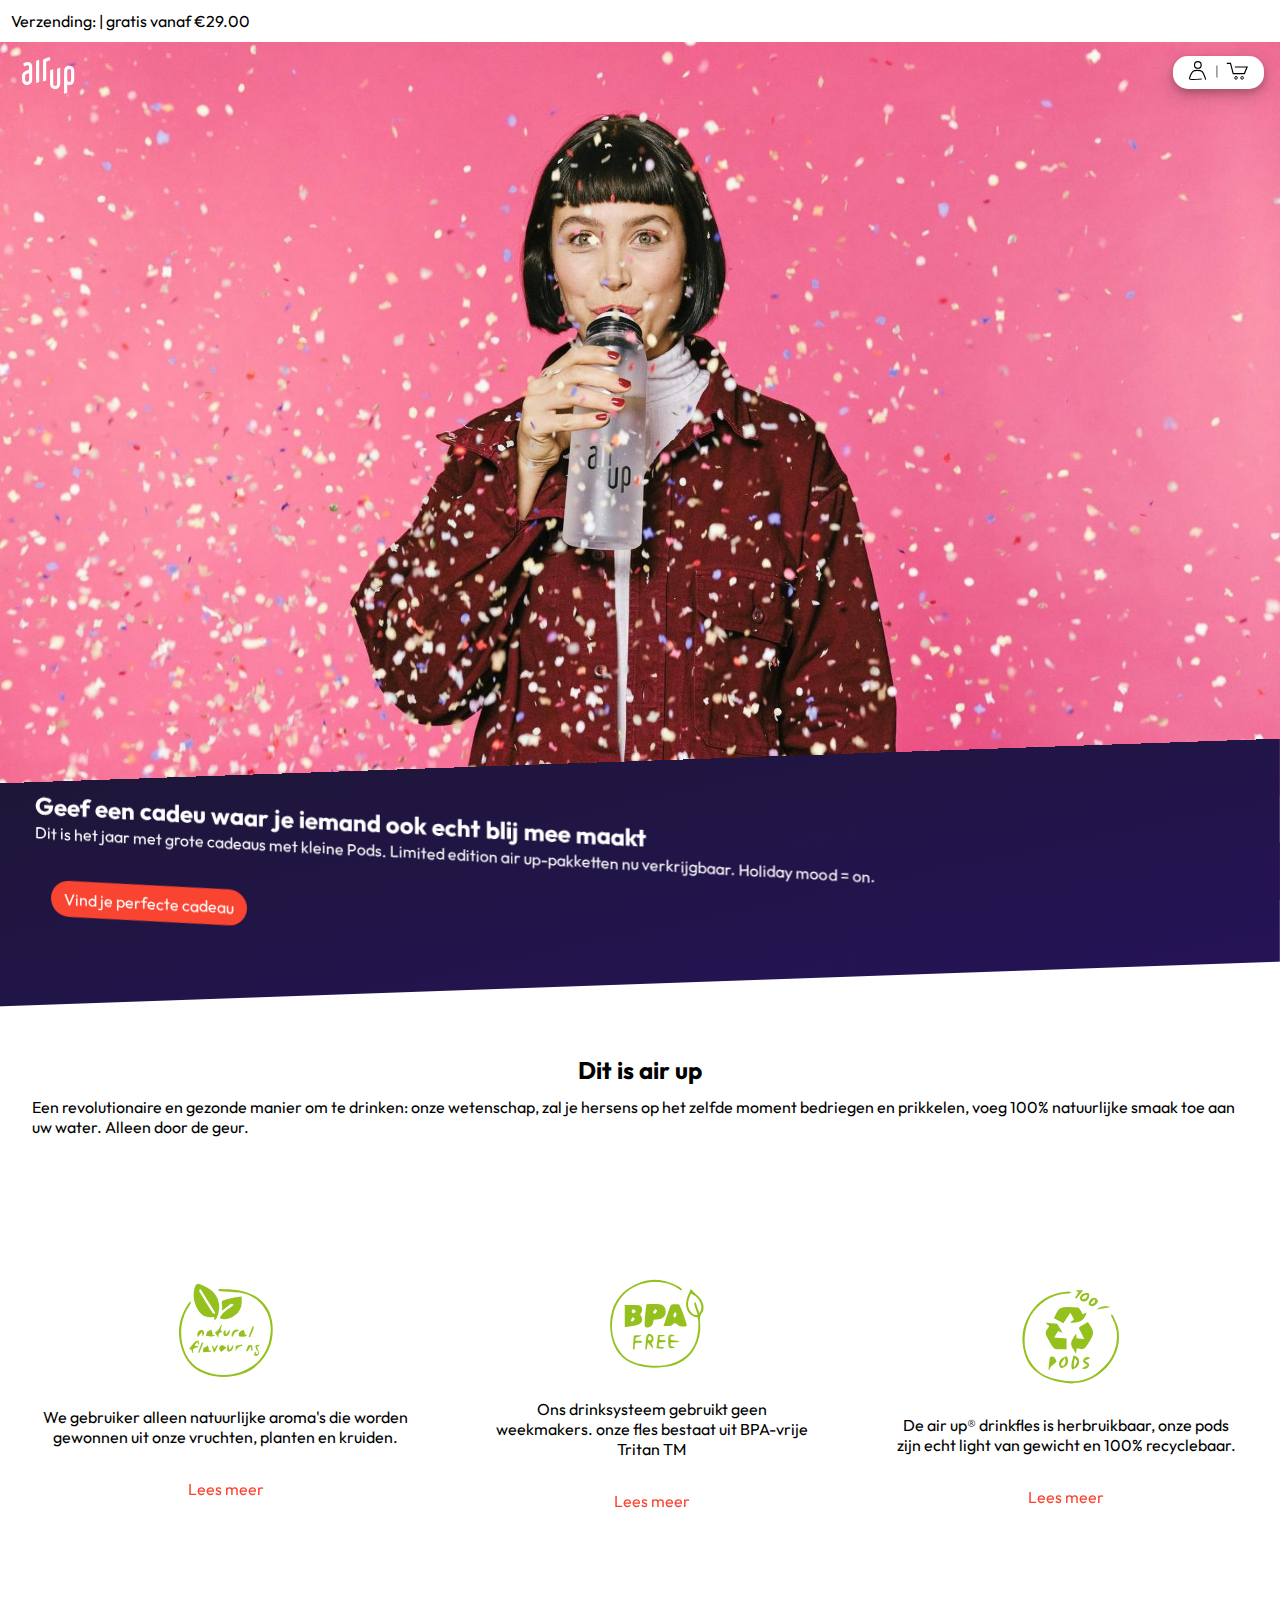
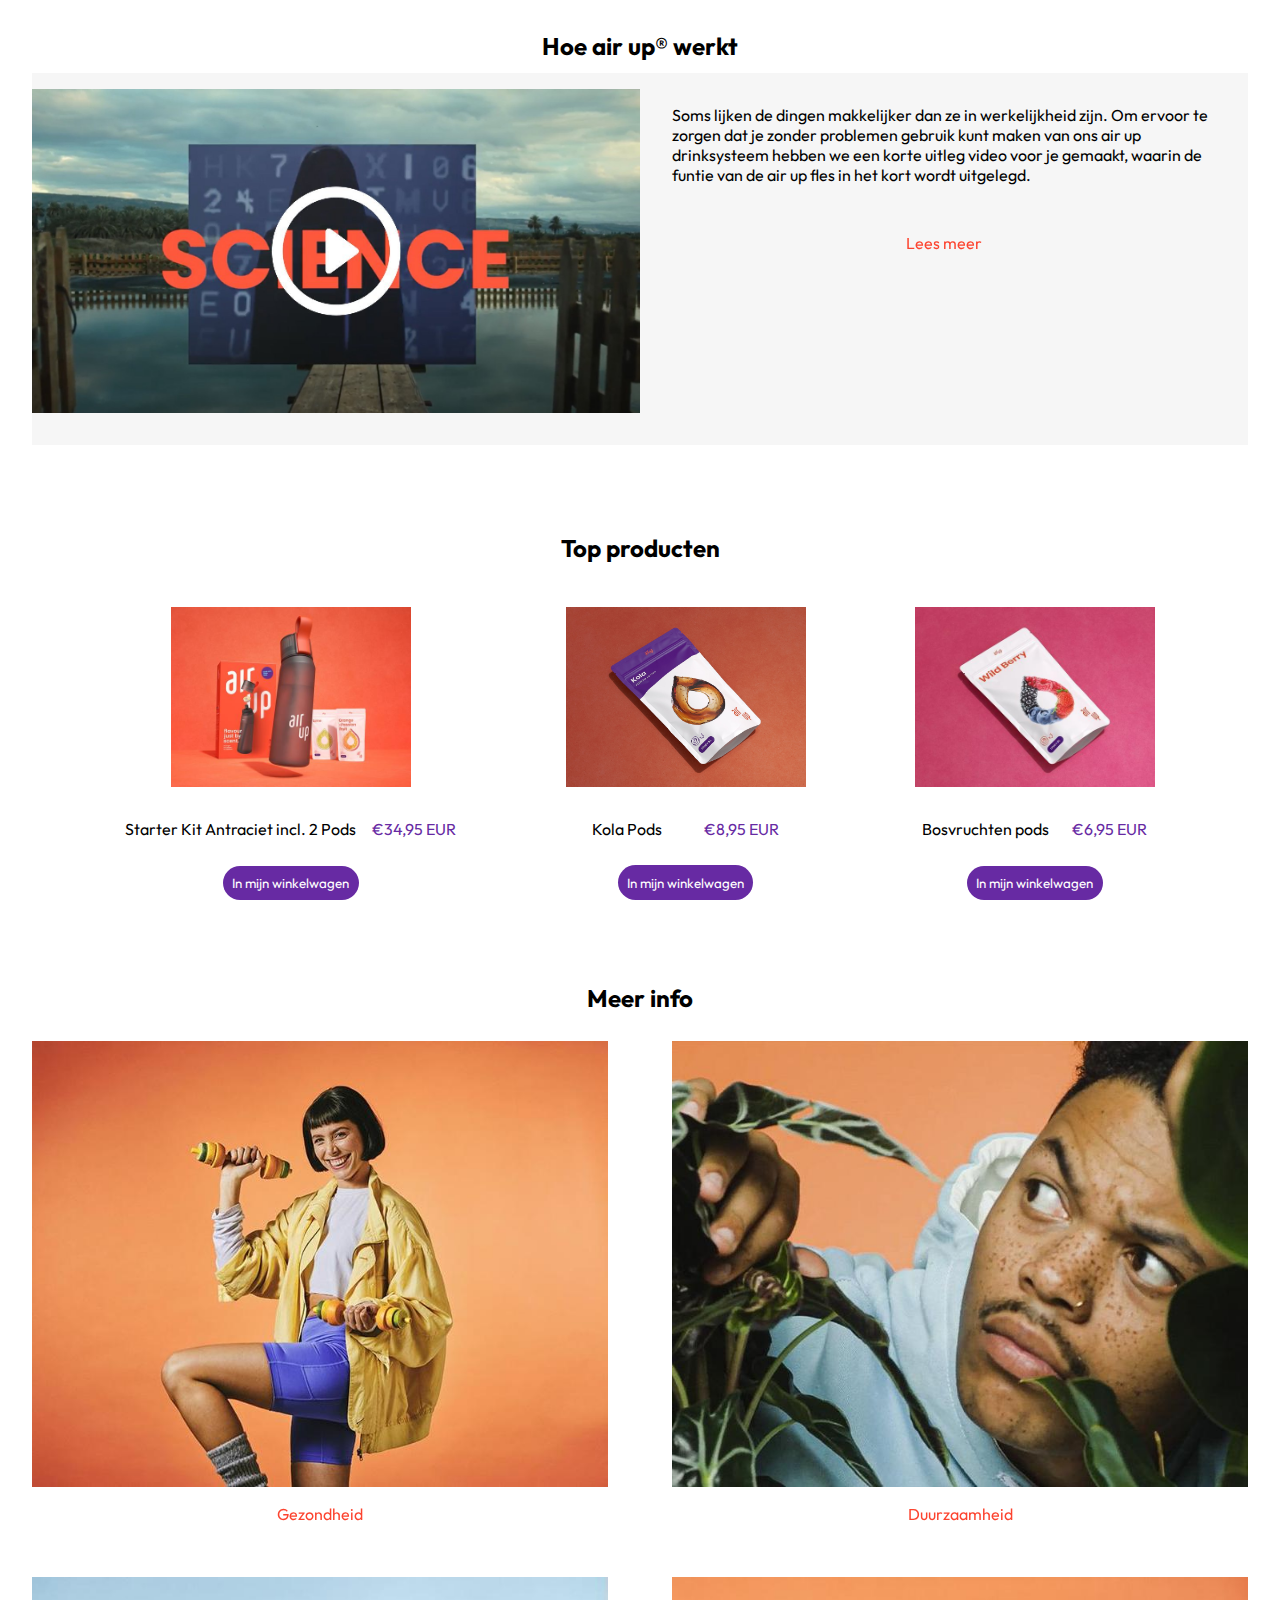
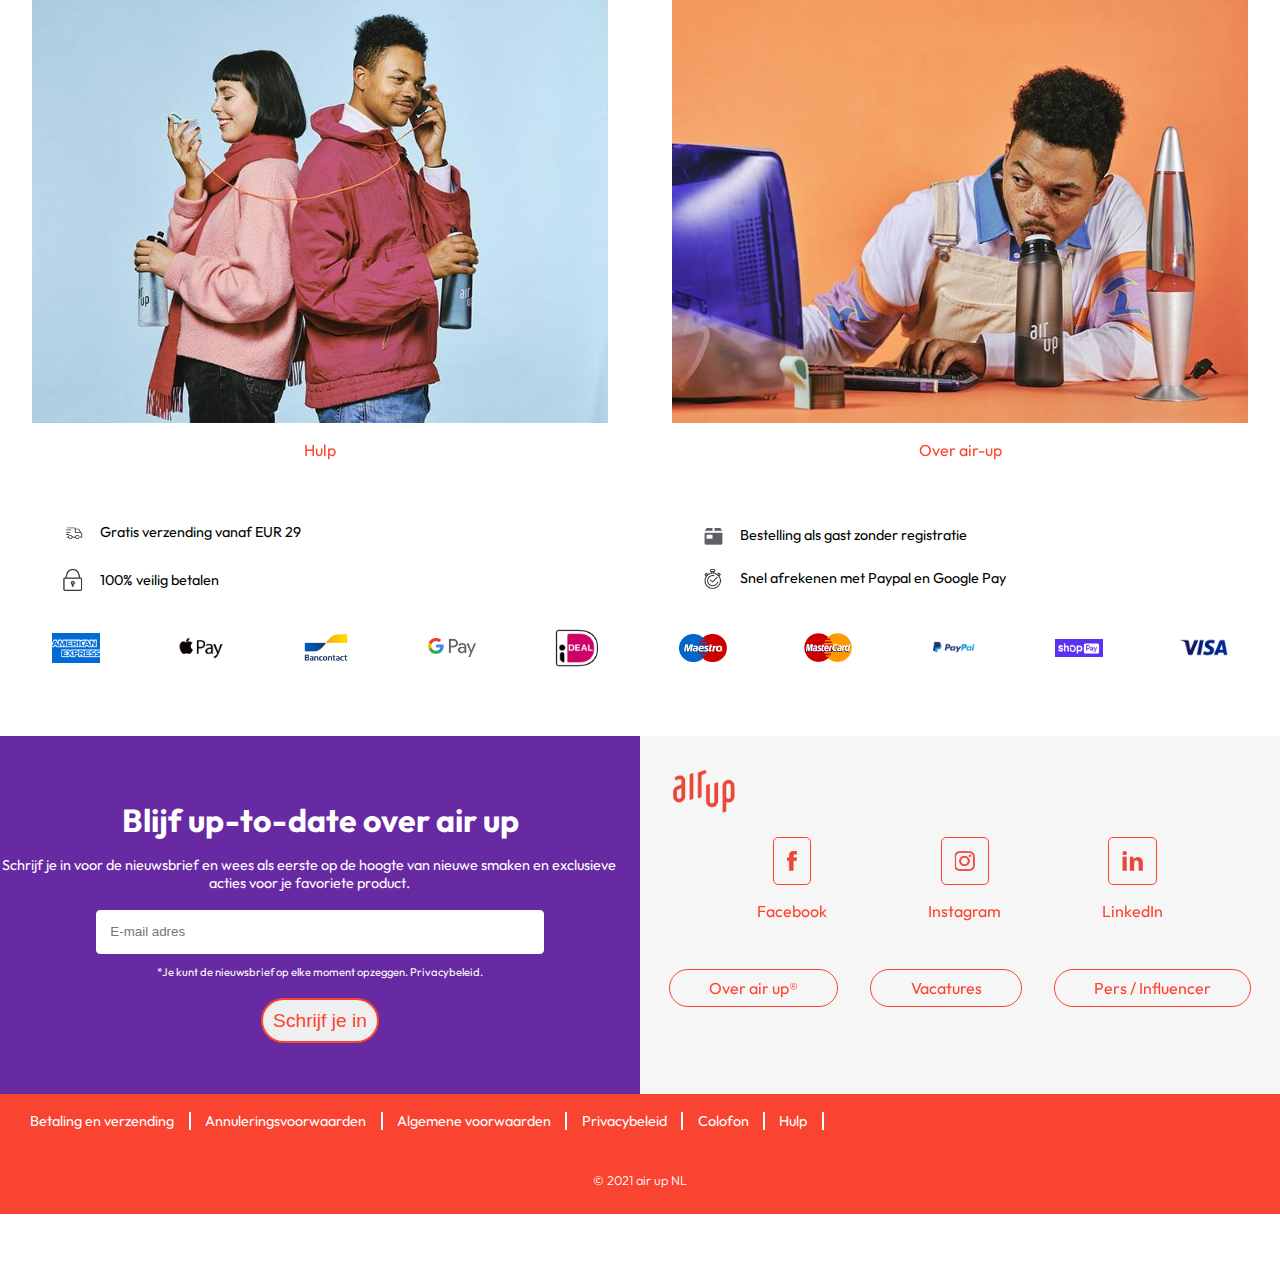
<file: index.html>
<!DOCTYPE html>
<html lang="nl">
<head>
    <meta charset="UTF-8">
    <meta http-equiv="X-UA-Compatible" content="IE=edge">
    <meta name="viewport" content="width=device-width, initial-scale=1.0">
    <title>Landingspagina air up</title>

    <link rel="preconnect" href="https://fonts.googleapis.com">
    <link rel="preconnect" href="https://fonts.gstatic.com" crossorigin>
    <link href="https://fonts.googleapis.com/css2?family=Outfit:wght@100;400&family=Quicksand:wght@300&display=swap" rel="stylesheet">

    <link rel="stylesheet" href="Stylesheet/style.css">
</head>
<body>
    <header>
        <nav>
            <ul>
                <li>
                    <img src="images/fles.vector.png" alt="Vector fles">
                    <a href="duurzaamheid.html">Flessen</a>
                </li>
                <li>
                    <img src="images/pods.vector.png" alt="Vector Pods">
                    <a href="duurzaamheid.html">pods</a>
                </li>
                <li>
                    <img src="images/accesoires.vector.png" alt="Vector accesoires">
                    <a href="duurzaamheid.html">Accesoires</a>
                </li>
                <li>
                    <img src="images/uitleg.vector.png" alt="Vector uitleg">
                    <a href="duurzaamheid.html">Uitleg</a>
                </li>
            </ul>
        </nav>       

        <p>Verzending: | gratis vanaf €29.00</p>

        <h1><img src="images/logo.wit.svg" alt="Het logo van Air Up"></h1>

        <section>
            <img src="images/account.winkelwagen.svg" alt="Vector voor account en winkelwagen">
        </section>
    </header>

    <main class="index"> 
        <img src="images/header.img.1.jpg" alt="Meisje van Air Up">

        <article> 
            <h2>Geef een cadeu waar je iemand ook echt blij mee maakt</h2>
            <p>Dit is het jaar met grote cadeaus met kleine Pods. Limited edition air up-pakketten nu verkrijgbaar. Holiday mood = on.</p>
            <a href="duurzaamheid.html">Vind je perfecte cadeau</a>
        </article>

        <article>
            <h3>Dit is air up</h3>
            <p>Een revolutionaire en gezonde manier om te drinken: onze wetenschap, zal je hersens op het zelfde moment bedriegen en prikkelen, voeg 100% natuurlijke smaak toe aan uw water. Alleen door de geur.</p>
        </article>

        <section>
            <section>
                <img src="images/natural.flavouring.svg" alt="Afbeelding natuurlijke aroma">
                <p>We gebruiker alleen natuurlijke aroma's die worden gewonnen uit onze vruchten, planten en kruiden.</p>
                <a href="">Lees meer</a>
            </section>

            <section>
                <img src="images/bpafree.svg" alt="Afbeelding BPA free">
                <p>Ons drinksysteem gebruikt geen weekmakers. onze fles bestaat uit BPA-vrije Tritan TM</p>
                <a href="">Lees meer</a>
            </section>

            <section>
                <img src="images/recycledpods.svg" alt="Afbeelding 100% gerecyclede Pods">
                <p>De air up® drinkfles is herbruikbaar, onze pods zijn echt light van gewicht en 100% recyclebaar.</p>
                <a href="">Lees meer</a>
            </section>
        </section>

        <article>
            <h3>Hoe air up® werkt</h3>
            <section>
                <img src="images/video.jpeg" alt="Tumbnail van Airup instructie video">
                <div>
                    <p>Soms lijken de dingen makkelijker dan ze in werkelijkheid zijn. Om ervoor te zorgen dat je zonder problemen gebruik kunt maken van ons air up drinksysteem hebben we een korte uitleg video voor je gemaakt, waarin de funtie van de air up fles in het kort wordt uitgelegd. </p>
                    <a href="">Lees meer</a>
                </div>
            </section>
        </article>

        <article>
            <h3>Top producten</h3>

            <section>
                <div>
                    <img src="images/Drinkfles.jpeg" alt="Drinkfles">

                    <div>
                        <p>Starter Kit Antraciet incl. 2 Pods</p>
                        <p>€34,95 EUR</p>
                    </div>
                    <button class="eersteButton">In mijn winkelwagen</button>
                </div>

                <div>
                    <img src="images/Pods.kola.jpeg" alt="pods kola">

                    <div>
                        <p>Kola Pods</p>
                        <p>€8,95 EUR</p>
                    </div>

                    <button class="tweedeButton">In mijn winkelwagen</button>
                </div>

                <div>
                    <img src="images/Pods.wildberry.jpeg" alt="pods wildberry">
                    <div>
                        <p>Bosvruchten pods</p>
                        <p>€6,95 EUR</p>
                    </div>
                    <button class="derdeButton">In mijn winkelwagen</button>
                </div>
            </section>   
        </article>

        <article>
            <h3>Meer info</h3>
            <ul>
                <li>
                    <img src="images/gezondheid.jpeg" alt="Afbeelding voor gezondheid">
                    <a href="">Gezondheid</a>
                </li>
                <li>
                    <img src="images/duurzaamheid.jpeg" alt="Afbeelding voor duurzaamheid">
                    <a href="">Duurzaamheid</a>
                </li>
                <li>
                    <img src="images/hulp.jpeg" alt="Afbeelding voor hulp">
                    <a href="">Hulp</a>
                </li>
                <li>
                    <img src="images/over.jpeg" alt="Afbeelding voor 'over air-up'">
                    <a href="">Over air-up</a>
                </li>
            </ul>
        </article>
    </main>

    <footer>
        <section>
            <ul>
                <li><img src="images/verzenden.png" alt="Vector gratis verzending">Gratis verzending vanaf EUR 29</li>
                <li><img src="images/registratieloos.png" alt="Vector bestelling zonder registratie">Bestelling als gast zonder registratie</li>
                <li><img src="images/veiligbetalen.png" alt="Vector veilig betalen">100% veilig betalen</li>
                <li><img src="images/snelafrekenen.png" alt="Vector snel afrekenen">Snel afrekenen met Paypal en Google Pay</li>
            </ul>
        </section>

        <section>
            <img src="images/amex.png" alt="Afbeelding Amex">
            <img src="images/applepay.png" alt="Afbeelding Apple Pay">
            <img src="images/bancontact.png" alt="Afbeelding bancontact">
            <img src="images/googlepay.png" alt="Afbeelding Google Pay">
            <img src="images/ideal.png" alt="Afbeelding Ideal">
            <img src="images/maestro.png" alt="Afbeelding Meastro">
            <img src="images/mastercard.png" alt="Afbeelding Mastercard">
            <img src="images/paypal.png" alt="Afbeelding Paypal">
            <img src="images/shoppay.png" alt="Afbeelding Shop Pay">
            <img src="images/visa.png" alt="Afbeelding visa">
        </section>

        <section>
            <article>
                <h2>Blijf up-to-date over air up</h2>

                <form>
                    <label for="info">Schrijf je in voor de nieuwsbrief en wees als eerste op de hoogte van nieuwe smaken en exclusieve acties voor je favoriete product.</label>
                    <input type="email" id="email" name="email" placeholder="E-mail adres">
                    <label for="info">*Je kunt de nieuwsbrief op elke moment opzeggen. Privacybeleid.</label>
                    <input type="submit" value="Schrijf je in"> 
                </form>
            </article>

            <article>
                <img src="images/logo.oranje.png" alt="Logo air up">

                <section>
                    <aside>
                        <img src="images/facebook.png" alt="Logo Facebook">
                        <a href="">Facebook</a>
                    </aside>

                    <aside>
                        <img src="images/instagram.png" alt="Logo Instagram">
                        <a href="">Instagram</a>
                    </aside>

                    <aside>
                        <img src="images/linkedin.png" alt="Logo LinkedIn">
                        <a href="">LinkedIn</a>
                    </aside>
                </section>   
                
                <section>
                    <a href="">Over air up®</a>
                    <a href="">Vacatures</a>
                    <a href="">Pers / Influencer</a>
                </section>
            </article>
        </section>

        <article>
            <ul>
                <li><a href="">Betaling en verzending</a></li>
                <li><a href="">Annuleringsvoorwaarden</a></li>
                <li><a href="">Algemene voorwaarden</a></li>
                <li><a href="">Privacybeleid</a></li>
                <li><a href="">Colofon</a></li>
                <li><a href="">Hulp</a></li>
            </ul>

            <p>© 2021 air up NL</p>
        </article>
    </footer>

    <script src="js/airup.js"></script>
</body>
</html>
</file>
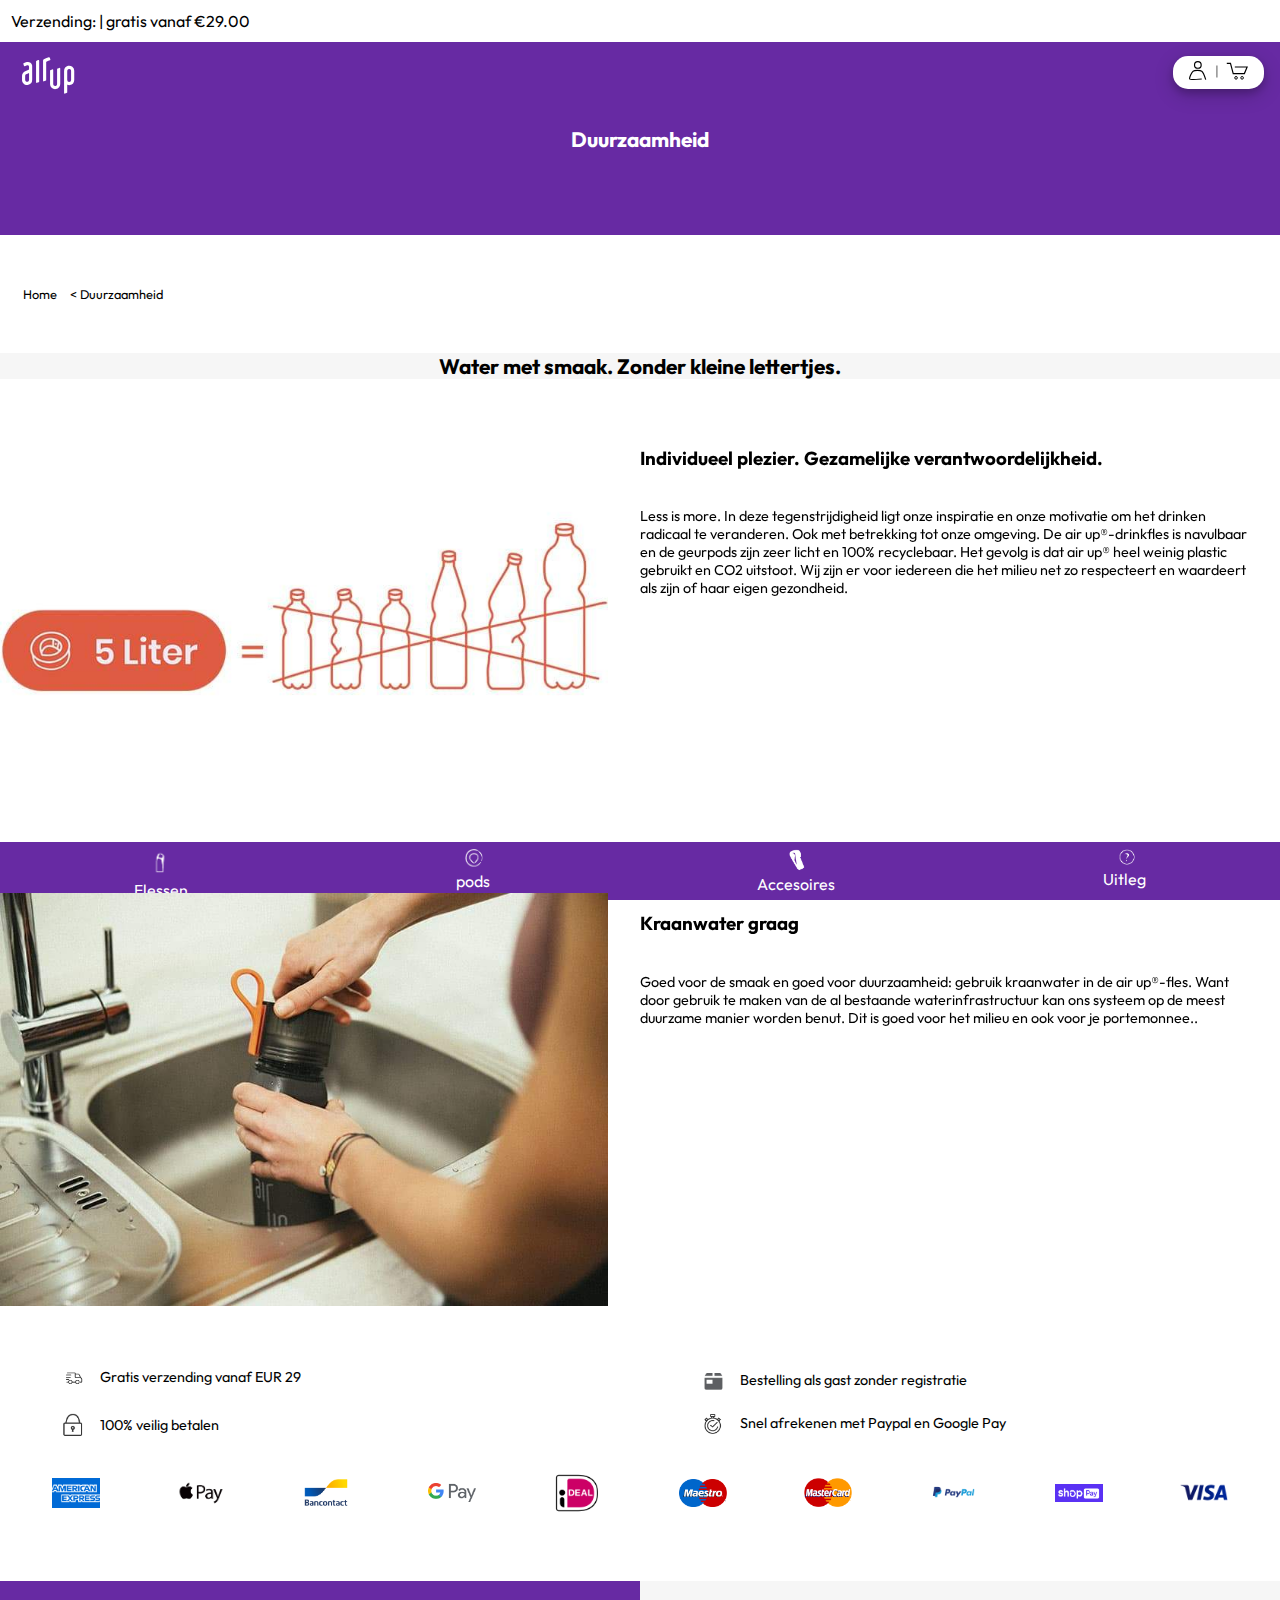
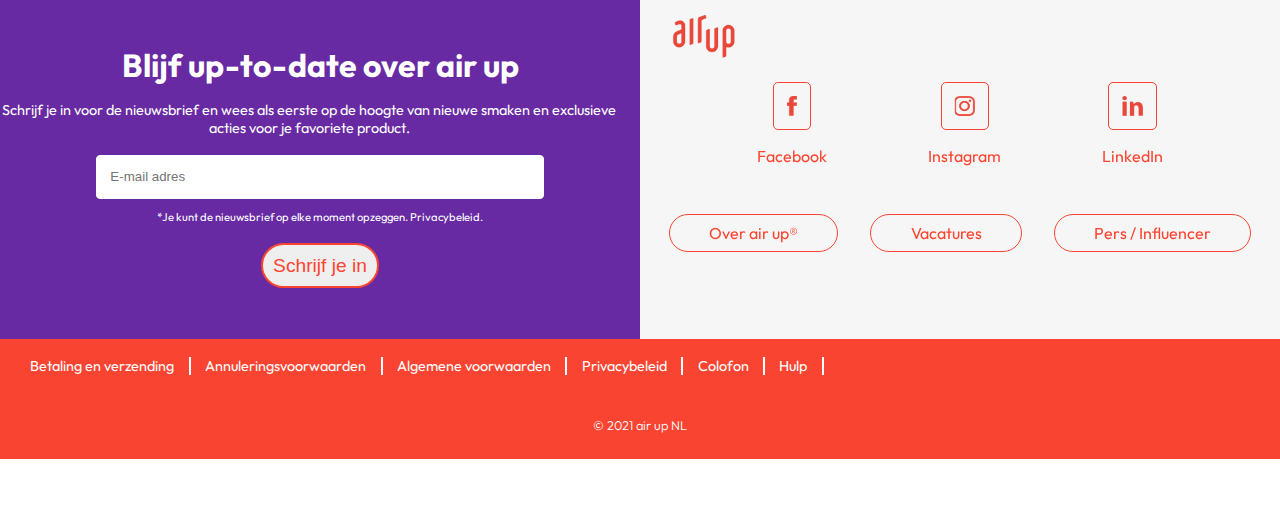
<file: duurzaamheid.html>
<!DOCTYPE html>
<html lang="nl">
<head>
    <meta charset="UTF-8">
    <meta http-equiv="X-UA-Compatible" content="IE=edge">
    <meta name="viewport" content="width=device-width, initial-scale=1.0">
    <title>Duurzaamheid</title>

    <link rel="preconnect" href="https://fonts.googleapis.com">
    <link rel="preconnect" href="https://fonts.gstatic.com" crossorigin>
    <link href="https://fonts.googleapis.com/css2?family=Outfit:wght@100;400&family=Quicksand:wght@300&display=swap" rel="stylesheet">

    <link rel="stylesheet" href="Stylesheet/style.css">
</head>
<body>
    <header>
        <nav>
            <ul>
                <li>
                    <img src="images/fles.vector.png" alt="Vector fles">
                    <a href="duurzaamheid.html">Flessen</a>
                </li>
                <li>
                    <img src="images/pods.vector.png" alt="Vector Pods">
                    <a href="duurzaamheid.html">pods</a>
                </li>
                <li>
                    <img src="images/accesoires.vector.png" alt="Vector accesoires">
                    <a href="duurzaamheid.html">Accesoires</a>
                </li>
                <li>
                    <img src="images/uitleg.vector.png" alt="Vector uitleg">
                    <a href="duurzaamheid.html">Uitleg</a>
                </li>
            </ul>
        </nav>       

        <p>Verzending: | gratis vanaf €29.00</p>

        <h1><img src="images/logo.wit.svg" alt="Het logo van Air Up"></h1>

        <section>
            <img src="images/account.winkelwagen.svg" alt="Vector voor account en winkelwagen">
        </section>
    </header>

    <main class="duurzaamheid">
        <h2>Duurzaamheid</h2>

        <aside>
            <p><a href="file:///Users/isabellasmit/Desktop/HvA%20Jaar%202/Blok%202/F%20E%20D/airup.naboots/index.html">Home</a>   < Duurzaamheid</p>
        </aside>

        <h2>Water met smaak. Zonder kleine lettertjes.</h2>

        <article>
            <section>
                <img src="images/airup.5liter.jpeg" alt="Afbeelding: Hoeveel flessen heb je nodig voor 5 liter?">
            </section>

            <section>
            <h3>Individueel plezier. Gezamelijke verantwoordelijkheid.</h3>
            <p>Less is more. In deze tegenstrijdigheid ligt onze inspiratie en onze motivatie om het drinken radicaal te veranderen. Ook met betrekking tot onze omgeving. De air up®-drinkfles is navulbaar en de geurpods zijn zeer licht en 100% recyclebaar. Het gevolg is dat air up® heel weinig plastic gebruikt en CO2 uitstoot. Wij zijn er voor iedereen die het milieu net zo respecteert en waardeert als zijn of haar eigen gezondheid.</p>
            </section>
        </article>

        <article>
            <section>
                <img src="images/fles.kraanwater.jpeg" alt="Afbeelding: air up fles wordt gevuld met kraanwater">
            </section>

            <section>
            <h3>Kraanwater graag</h3>
            <p>Goed voor de smaak en goed voor duurzaamheid: gebruik kraanwater in de air up®-fles. Want door gebruik te maken van de al bestaande waterinfrastructuur kan ons systeem op de meest duurzame manier worden benut. Dit is goed voor het milieu en ook voor je portemonnee..</p>
            </section>
        </article>
    </main>

    <footer>
        <section>
            <ul>
                <li><img src="images/verzenden.png" alt="Vector gratis verzending">Gratis verzending vanaf EUR 29</li>
                <li><img src="images/registratieloos.png" alt="Vector bestelling zonder registratie">Bestelling als gast zonder registratie</li>
                <li><img src="images/veiligbetalen.png" alt="Vector veilig betalen">100% veilig betalen</li>
                <li><img src="images/snelafrekenen.png" alt="Vector snel afrekenen">Snel afrekenen met Paypal en Google Pay</li>
            </ul>
        </section>

        <section>
            <img src="images/amex.png" alt="Afbeelding Amex">
            <img src="images/applepay.png" alt="Afbeelding Apple Pay">
            <img src="images/bancontact.png" alt="Afbeelding bancontact">
            <img src="images/googlepay.png" alt="Afbeelding Google Pay">
            <img src="images/ideal.png" alt="Afbeelding Ideal">
            <img src="images/maestro.png" alt="Afbeelding Meastro">
            <img src="images/mastercard.png" alt="Afbeelding Mastercard">
            <img src="images/paypal.png" alt="Afbeelding Paypal">
            <img src="images/shoppay.png" alt="Afbeelding Shop Pay">
            <img src="images/visa.png" alt="Afbeelding visa">
        </section>

        <section>
            <article>
                <h2>Blijf up-to-date over air up</h2>

                <form>
                    <label for="info">Schrijf je in voor de nieuwsbrief en wees als eerste op de hoogte van nieuwe smaken en exclusieve acties voor je favoriete product.</label>
                    <input type="email" id="email" name="email" placeholder="E-mail adres">
                    <label for="info">*Je kunt de nieuwsbrief op elke moment opzeggen. Privacybeleid.</label>
                    <input type="submit" value="Schrijf je in"> 
                </form>
            </article>

            <article>
                <img src="images/logo.oranje.png" alt="Logo air up">

                <section>
                    <aside>
                        <img src="images/facebook.png" alt="Logo Facebook">
                        <a href="">Facebook</a>
                    </aside>

                    <aside>
                        <img src="images/instagram.png" alt="Logo Instagram">
                        <a href="">Instagram</a>
                    </aside>

                    <aside>
                        <img src="images/linkedin.png" alt="Logo LinkedIn">
                        <a href="">LinkedIn</a>
                    </aside>
                </section>   
                
                <section>
                    <a href="">Over air up®</a>
                    <a href="">Vacatures</a>
                    <a href="">Pers / Influencer</a>
                </section>
            </article>
        </section>

        <article>
            <ul>
                <li><a href="">Betaling en verzending</a></li>
                <li><a href="">Annuleringsvoorwaarden</a></li>
                <li><a href="">Algemene voorwaarden</a></li>
                <li><a href="">Privacybeleid</a></li>
                <li><a href="">Colofon</a></li>
                <li><a href="">Hulp</a></li>
            </ul>

            <p>© 2021 air up NL</p>
        </article>
    </footer>

    <script src="js/airup.js"></script>
</body>
</html>
</file>
<file: Stylesheet/style.css>
/****************************************************************/
/*                      Basis document styling                  */
/****************************************************************/

*, html {
    margin: 0;
    padding: 0;
    box-sizing: border-box;
}

body {
    font-family: "Outfit", sans-serif;
}







/****************************************************************/
/*                  ALGEMENE CUSTOM PROPERTIES                  */
/****************************************************************/ 

:root {
    --color-gradient: linear-gradient(to bottom right, #1E1638, #251357);
    --color-background: white; 
    --color-accentP-backgroud: #672aa3;

    --color-light-text: white;
    --color-dark-text: black;
    --color-link: #FC442F;
    --color-link-hover: #651b13;
    --color-accent-o: #F94431;
    --color-light-accent: white;
    --color-light-background: #F6F6F6;
    --color-white-background: white;

    --color-shawow: 0 4px 8px 0 rgba(0, 0, 0, 0.2), 0 6px 20px 0 rgba(0, 0, 0, 0.19);
    --color-accent-email: #f0c2bc;
}





/****************************************************************/
/*                         Header styling                       */
/****************************************************************/


/***           Navigatie           ***/
/*************************************/
header nav {
    position: fixed;
    bottom: 0;
    left: 0;
    right: 0;
}

header nav ul {
    background-color: var(--color-accentP-backgroud);

    display: flex;
    list-style: none;

    justify-content: space-around;
    text-align: center;
}

header nav ul li {
    display: flex;

    flex-direction: column;
    text-align: center;
}

header nav ul li img {
    width: 2em;
    height: auto;

    margin-left: auto;
    margin-right: auto;
}

header nav ul li a {
    color: var(--color-light-text);

    text-decoration: none;
}

header {
    position: relative;
    
    margin: .5em;
    padding: .2em;

    background-color: var(--color-background);
}

header h1 {
    position: absolute;

    top: 1.5em;
}

header h1 img {
    width: 2.3em;
    height: auto;
}

header section {
    position: fixed;
    top: 3.5em;
    right: 1em;

    background-color: var(--color-background);
    border-radius: 15px;
    box-shadow: var(--color-shawow);

    padding: 0.3em;
    padding-left: 1em;
    padding-right: 1em;

}

header section img {
    width: 3.7em;
    height: auto;
}

/************************************************************************/
/*                           Main styling  PAGINA 1                     */
/************************************************************************/

main.index>img {
    width: 100%;
    height: auto;

    display: flex;
    flex-grow: 1;
    top: -3em;
}



main.index h3 {
    margin-top: 1em;
    margin-bottom: 0.5em;

    font-size: 1.5em;
}

/***         Article 1 Caroussel         ***/
/*******************************************/


/*
@keyframes eersteTekst {
    0% {
        transform: translate(0, 0);
        transform: rotate(2deg);
        }
    40% {
        transform: translate(0, 0);
        }
    70% {
        transform: translate(0, -8em);
    }
    100% {
        transform: translate(0, -12em);

    }
    }

@keyframes tweedeTekst {
    0% {
        transform: translate(0, 0em);
        transform: rotate(2deg);
    }
    40% {
        transform: translate(0, 0);
        transform: rotate(2deg);
    }
    50% { 
        transform: translate(0, 3em);
        transform: rotate(2deg);
    }
    80% {
        transform: translate(0, 8.5em);
    }
    100% {
        transform: translate(0, 8.5em);
    }
}
*/


/***   Article 1 'Cadeau waar je iemand bij mee maakt'    ***/
/************************************************************/
main.index article:first-of-type {
    background-image: var(--color-gradient);
    color: var(--color-light-text);

    display: flex;
    flex-direction: column;
    align-items: flex-start;

    padding: 2.2em;
    padding-bottom: 5em;
    margin-top: -2.2em;
    margin-bottom: 1em;

    transform: skewY(-5deg);
}

main.index article:first-of-type h2, main.index article:first-of-type p, main.index article:first-of-type a {
    transform: skewY(5deg);
}

main.index article:first-of-type h2 {
    padding-bottom: .5em;

    animation-name: tweedeTekst; 
    animation-duration: 7s;
    animation-timing-function: linear;
    animation-iteration-count: infinite;
    animation-fill-mode: forwards;
}

main.index article:first-of-type p {
    animation-name: tweedeTekst; 
    animation-duration: 7s;
    animation-timing-function: linear;
    animation-iteration-count: infinite;
    animation-fill-mode: forwards;
}

main.index article:first-of-type a {
    background-color: var(--color-accent-o);
    color: var(--color-light-text);
    text-decoration: none;
    
    padding: .5em;
    padding-right: .8em;
    padding-left: .8em;
    margin-top: .6em;
    margin-left: 1em;
    border-radius: 20px;
}


/*
main.index article:first-of-type section:nth-of-type(2) p{
    animation-name: eersteTekst; 
    animation-duration: 7s;
    animation-timing-function: linear;
    animation-iteration-count: infinite;
    animation-fill-mode: forwards;
}
*/





/***   Article 'Dit is Air Up'    ***/
/************************************/
main.index article:nth-of-type(2) {
    margin-top: 3em;

    padding: 2em;
    padding-bottom: 5em;
    margin-top: .5em;
}


main.index article:nth-of-type(2) p {
    font-weight: 400;

    margin-left: auto;
    margin-right: auto;
}


main.index>section {
    font-weight: 400;
    text-align: center;
}


@keyframes info-img {
    0% {
      transform:scale(1);
    }
    90% {
      transform:scale(2);
    }
    100% {
       transform:scale(1);
    }
  }

main.index>section:hover img {
    animation-name: info-img;
    animation-duration:1s;
}

main.index>section img {
    width: 8em;
    height: auto;

    display: flex;
    justify-content: center;
    align-items: center;

    margin: 1.3em;
    margin-left: auto;
    margin-right: auto;
}

main.index>section section:first-child, main.index>section section:nth-of-type(2), main.index>section section:nth-of-type(3) {
    display: block;

    padding: 1em;
    padding-left: 1.4em;
    padding-right: 1.4em;
    margin: 1em;
}

main.index>section a {
    display: block;

    position: relative;
    
    text-decoration: none;
    font-weight: 400;
    color: var(--color-accent-o);

    margin: 1em;
    padding: 1em;

    transition: .3s;
}


main.index>section a:hover {
    font-weight: 900;
    color: var(--color-link-hover);
}

main.index>section a::before {
    content: "";
    background-color: var(--color-accent-o);  
    
    position: absolute;

    left: .5em;
    right: .5em;
    bottom: -.10em;

    height: .25em;

    border-radius: .125em;

    transform: scaleX(0);
    transition: .3s;
}

main.index>section a:hover::before {
    transform: scaleX(.4);
}

  








/***         Article 'Hoe werkt Air up'          ***/
/***************************************************/
main.index article:nth-of-type(3) {
    padding: 2em;
}

main.index article:nth-of-type(3) p {
    font-weight: 400;
}

main.index article:nth-of-type(3) a {
    position: relative;
    
    text-decoration: none;
    font-weight: 400;
    color: var(--color-link);

    top: 1em;
    padding-top: 1em;
    padding-bottom: 1em;

    transition: .3s;
}

main.index article:nth-of-type(3) a::before {
    content: "";
    background-color: var(--color-accent-o);  
    
    position: absolute;

    left: .5em;
    right: .5em;
    bottom: -.10em;

    height: .25em;

    border-radius: .125em;

    transform: scaleX(0);
    transition: .3s;
}

main.index article:nth-of-type(3) a:hover {
    font-weight: 900;
    color: var(--color-link-hover);
}

main.index article:nth-of-type(3) a:hover::before{
    transform: scaleX(1.2);
}

main.index article:nth-of-type(3) img {
    width: 100%;
    height: auto;

    margin-top: 1em;
    margin-bottom: 2em;
}







/***         Article 'Top producten'          ***/
/************************************************/
main.index article:nth-of-type(4) {
    padding: 2em;
    background-color: var(--color-white-background);
}

main.index article:nth-of-type(4) section {

    
    margin-left: auto;
    margin-right: auto;
    align-self: center;
}

main.index article:nth-of-type(4) img {
    width: 85%;
    height: auto;

    margin: 1em;
    margin-left: auto;
    margin-right: auto;
    padding: 1em;


    display: flex;
    justify-content: center;
    align-items: center;
}

main.index article:nth-of-type(4) div div {
    display: flex;
    justify-content: space-evenly;

    margin: 1em;
}

main.index article:nth-of-type(4) div div p:nth-of-type(2), p:nth-of-type(4), p:nth-of-type(6) {
    padding-left: 1em;
    padding-right: 0;
    margin-right: 0;

    color: var(--color-accentP-backgroud);
}




/***          Button 'In winkelwagen' opmaak           ***/

main.index article:nth-of-type(4) div button {
    font-weight: 400;
    font-family: "Outfit", sans-serif;

    padding: .7em;
    margin: 2em;
    margin-left: auto;
    margin-right: auto;

    border-radius: 2em;
    border: none;

    background-color: var(--color-accentP-backgroud);
    color: var(--color-light-text);

    display: flex;
    flex-flow: 1;

    transition: .6s;
}

main.index article:nth-of-type(4) div button:hover {
    background-color: var(--color-accent-o);
    color: var(--color-light-text);

    font-weight: 900;
}



/***          JS button 'In winkelwagen           ***/

main.index article:nth-of-type(4) div button.verander1 {
    background-color:var(--accent-background-color);
    border-radius:2em;
    color:var(--accent-color);
  }

main.index article:nth-of-type(4) div button.verander2 {
    background-color:var(--accent-background-color);
    border-radius:2em;
    color:var(--accent-color);
  }

main.index article:nth-of-type(4) div button.verander1 {
    background-color:var(--accent-background-color);
    border-radius:2em;
    color:var(--accent-color);
    }







/***           Article 'Meer info'            ***/
/************************************************/
main.index article:nth-of-type(5) ul {
    display: flex;
    flex-wrap: wrap;

    justify-content: space-evenly;
}

main.index article:nth-of-type(5) ul li {
    flex-basis: 50%;
    list-style: none;

    justify-content: center;
    align-items: center;
    text-align: center;
}

main.index article:nth-of-type(5) ul li img {
    width: 90%;
    height: auto;
}

main.index article:nth-of-type(5) ul li a {
    display: block;
    position: relative;

    font-weight: 400;
    color: var(--color-link);

    margin: .8em;
    margin-bottom: 2em;
    padding-bottom: .3em;
    text-align: center;
    justify-content: center;

    text-decoration: none;
    transition: 3s;
}

main.index article:nth-of-type(5) ul li a::before {
    content: "";
    background-color: var(--color-accent-o);  
    
    position: absolute;

    left: .5em;
    right: .5em;
    bottom: -.10em;

    height: .25em;

    border-radius: .125em;

    transform: scaleX(0);
    transition: .3s;
}

main.index article:nth-of-type(5) ul li a:hover {
    font-weight: 900;
    color: var(--color-link-hover);
}

main.index article:nth-of-type(5) ul li a:hover::before{
    transform: scaleX(0.7);
}















/************************************************************************/
/*                           main styling  PAGINA 2                     */
/************************************************************************/
main.duurzaamheid h2:first-of-type {
    background-color: var(--color-accentP-backgroud);
    color: var(--color-light-text);

    font-size: 1em;
    padding: 4em;
    padding-top: 6em;
    padding-left: 2em;
    text-align: start;
}


/***           Navigatie info            ***/
/*******************************************/
main.duurzaamheid>aside {
    padding: 1em;
    margin-top: 3em;
    margin-bottom: 3em;

    font-size: .8em;
}

main.duurzaamheid>aside a {
    padding: .8em;

    text-decoration: none;
    color: var(--color-dark-text);

    transition: .6s;
}

main.duurzaamheid>aside a:hover {
    text-decoration: underline var(--color-accent-o);
    color: var(--color-link);

    transition: .6s;
}




/***                Titel H2                ***/
/**********************************************/
main.duurzaamheid h2:nth-of-type(2) {
    text-align: center;
    font-size: 1.3em;
    
    background-color: var(--color-light-background);
}

/***              Hoofd content             ***/
/**********************************************/
main.duurzaamheid article {
    transform: skewY(0deg);
    display: flex;

    flex-direction: column;
    justify-content: center;
    text-align: start;
    
    margin-top: 3em;
    margin-bottom: 3em;
}

main.duurzaamheid article img {
    width: 100%;
    height: auto;
}

main.duurzaamheid article section {
    flex-basis: 50%;
    text-align: center;
}

main.duurzaamheid article section p {
    text-align: start;
    font-size: .9em;
}

main.duurzaamheid article section h3 {
    text-align: start;

    padding-top: 1em;
    padding-bottom: 2em;
}

main.duurzaamheid article section:nth-of-type(2) {
    margin-left: 2em;
    margin-right: 2em;
    margin-bottom: 2em;
}

main.duurzaamheid article:nth-of-type(2) section:nth-of-type(2) {
    margin-bottom: 3em;
}











/****************************************************************/
/*                         Footer styling                       */
/****************************************************************/



/***        4 voordelen voor de klant         ***/
/************************************************/
footer section:first-child ul {
    margin-top: 1em;
}

footer section:first-child ul li {
    display: flex;
    justify-content: flex-start;
    align-items: center;

    padding: .5em;

    font-size: .9em;
}

footer section:first-child ul li img {
    width: 2em;
    height: auto;

    margin-right: 1em;
    margin-left: 8%;
}





/***          Vectoren voor betalen           ***/
/************************************************/
footer section:nth-of-type(2) {
    display: flex;
    flex-wrap: wrap;
    flex-grow: 1;

    justify-content: space-around;
    align-items: center;

    margin-left: .8em;
    margin-right: .8em;
    margin-top: 1.3em;
    margin-bottom: 2em;
}

footer section:nth-of-type(2) img {
    width: 3em;
    height: auto;
}




/***          Blijf up-to-date over air up           ***/
/*******************************************************/
footer section:nth-of-type(3) article:first-child {
    background-color: var(--color-accentP-backgroud);
    color: var(--color-light-text);

    margin-top: 2em;

    transform: skewY(-5deg);
}

footer section:nth-of-type(3)>article h2 {
    padding-top: 2em;
    padding-bottom: .5em;

    font-size: 2em;

    text-align: center;
    transform: skewY(5deg);
}


/***          Form Nieuwsbrief           ***/

footer section:nth-of-type(3)>article form {
    padding-bottom: 2em;
    text-align: center;

    display: flex;
    flex-direction: column;
    align-items: center;

    transform: skewY(5deg);
}

footer section:nth-of-type(3)>article form label:first-of-type {
    font-size: .9em;
    text-align: center;

    padding-bottom: .7em;
    padding-right: 1.5em;
    padding-right: 1.5em;
}

footer section:nth-of-type(3)>article form input#email {
    padding-bottom: .7em;
    padding: 1em;
    margin-top: .6em;

    border-radius: 4px;
    border: solid 1px var(--color-light-accent);

    width: 70%;
}

footer section:nth-of-type(3)>article form input#email:focus {
    border: solid 2px var(--color-accent-o);

    background-color: var(--color-accent-email);
    color: var(--color-dark-text);

    font-weight: 400;
}

footer section:nth-of-type(3)>article form label:nth-of-type(2) {
    font-size: .7em;

    margin-top: 1em;
}

footer section:nth-of-type(3)>article form input:nth-of-type(2) {
    margin: 1em;
    padding: .5em;

    border-radius: 3em;
    border: solid 2px var(--color-accent-o);

    color: var(--color-link);
    font-size: 1.2em;

    transition: .4s;
}

footer section:nth-of-type(3)>article form input:nth-of-type(2):hover {
    transform: translateY(-.5em);
    cursor: pointer;

    box-shadow: var(--color-shawow);
    border: solid 1px var(--color-light-accent);

    background-color: var(--color-accent-o);
    color: var(--color-light-text);
}




/***          Article Social Media linkjes           ***/
/*******************************************************/
footer section:nth-of-type(3) article:nth-of-type(2) {
    padding-top: 2em;
}

footer section:nth-of-type(3) article:nth-of-type(2) img {
    width: 4em;
    height: auto;

    margin-left: 2em;
}

footer section:nth-of-type(3) article:nth-of-type(2) section:first-of-type aside {
    display: flex;

    flex-direction: column;
    align-items: center;
    text-align: center;
}

footer section:nth-of-type(3) article:nth-of-type(2) section:first-of-type img {
    padding: .8em;
    margin-left: auto;
    margin-right: auto;
    
    width: auto;
    height: 3em;

    border: solid 1px var(--color-accent-o);
    border-radius: 5px;
}



/***          Opmaak linkjes           ***/

footer section:nth-of-type(3) article:nth-of-type(2) section:first-of-type {
    display: flex;
    flex-wrap: wrap;

    justify-content: space-evenly;
    align-items: center;

    margin-left: 1em;
    margin-right: 1em;
    margin-top: 1.2em;
}

footer section:nth-of-type(3) article:nth-of-type(2) a {
    position: relative;
    
    text-decoration: none;
    font-weight: 400;
    color: var(--color-link);

    top: 1em;
    padding-top: -.1em;
    padding-bottom: 1em;

    transition: .3s;
}

footer section:nth-of-type(3) article:nth-of-type(2) a::before {
    content: "";
    background-color: var(--color-accent-o);  
    
    position: absolute;

    left: .5em;
    right: .5em;
    bottom: -.10em;

    height: .25em;

    border-radius: .125em;

    transform: scaleX(0);
    transition: .3s;
}

footer section:nth-of-type(3) article:nth-of-type(2) a:hover {
    font-weight: 900;
    color: var(--color-link-hover);
}

footer section:nth-of-type(3) article:nth-of-type(2) a:hover::before{
    transform: scaleX(1.2);
}




/***          Overige 3 linkjes           ***/

footer section:nth-of-type(3) article:nth-of-type(2) section:nth-of-type(2) a {
    margin: .7em;
    margin-left: 1em;
    margin-right: 1em;
    padding: .5em;
    text-align: center;

    border: solid 1.5px var(--color-accent-o);
    border-radius: 1.2em;

    flex-wrap: wrap;
    flex-grow: 1;

    transition: .6s;
}

footer section:nth-of-type(3) article:nth-of-type(2) section:nth-of-type(2) a:hover {
    background-color: var(--color-accent-o);
    color: var(--color-light-text);
}

footer section:nth-of-type(3) article:nth-of-type(2) section:nth-of-type(2) a::before {
    background-color: var(--color-light-background);

    transition: .6s;
}



/***                 Laatste linkjes                 ***/
/*******************************************************/
footer article:last-of-type ul, footer article:last-of-type p {
    background-color: var(--color-accent-o);
}

footer article:last-of-type ul {
    display: flex;
    list-style: none; 

    flex-wrap: wrap;
    justify-content: space-evenly;
    justify-content: flex-start;

    padding: 1em;    
}

footer article:last-of-type ul li a {    
    text-decoration: none;
    font-weight: 400;
    font-size: .9em;
    color: var(--color-light-text);

    padding-left: 1em;
    padding-right: 1em;
    border-right: solid 2px var(--color-light-accent);

    transition: .3s;
}

footer article:last-of-type ul li a:hover {
    background-color: var(--color-light-background);
    color: var(--color-link);

    transition: .3s;
}

/***                 Rechten air up                 ***/
/*******************************************************/
footer article:last-of-type p {
    text-align: center;
    margin-left: auto;
    margin-right: auto;
    margin-bottom: 4.5em;
    padding: 2em;

    color: var(--color-light-text);

    font-size: .8em;
    font-weight: 300;
}













/****************************************************************/
/*                         Media Query                          */
/****************************************************************/

@media (min-width: 800px) {
   
    /*        Alle kopjes        */
    /*****************************/
    main.index h3 {
        text-align: center;
    }


    /*         Animatie          */
    /*****************************/
    main.index article:first-of-type {
        transform: skewY(-2deg);
    }


    /*       Dit is Air Up       */
    /*****************************/
    main.index>section  {
        display: flex;
        justify-content: space-evenly;
    }


    /*       Hoe werk air up      */
    /******************************/
    main.index article:nth-of-type(3) img {
        width: 50%;
        height: auto;
    }

    main.index article:nth-of-type(3) section {
        display: flex;

        background-color: var(--color-light-background);
    }

    main.index article:nth-of-type(3) p {
        margin: 2em;
        text-align: start;
    }

    main.index article:nth-of-type(3) div {
        justify-content: center;
        text-align: center;
    }

    main.index article:nth-of-type(3) a {
        margin: 2em;
        padding: 2em;
    }



    /*       Link underline (Lees meer)     */
    /****************************************/
    main>section a:hover::before, article:nth-of-type(3) a:hover::before, article:nth-of-type(5) ul li a:hover::before {
        transform: scaleX(.8);
    }



    /*        Top producten        */
    /*******************************/
    main.index article:nth-of-type(4) section{
        display: flex;
        justify-content: space-evenly;
    }

    main.index article:nth-of-type(4) img {
        width: 17em;
        height: auto;
    }


    /*           Meer info         */
    /*******************************/
    main article:nth-of-type(5) ul {
        display: flex;
        
    }
    
    main article:nth-of-type(5) ul li {
        list-style: none;

        flex-basis: auto;
        justify-content: center;
        align-items: center;
        text-align: center;

        margin-left: auto;
        margin-right: auto;
    }
    
    main article:nth-of-type(5) ul li img {
        width: 11em;
        height: auto;

        margin-top: 1em;
    }

    main article:nth-of-type(5) ul li a {
        display: flex;
    }


    /*           4 voordelen         */
    /*********************************/
    footer section ul {
        display: flex;

        flex-wrap: wrap;
        justify-content: space-around;
        align-items: flex-start;

        margin: 0;
    }

    footer section ul li {
        flex-basis: 50%;
    }



    /*           Blijf up-to-date & Social Media linkjes         */
    /*************************************************************/
    footer section:nth-of-type(3) {
        display: flex;
    }

    footer section:nth-of-type(3) article:first-of-type {
        transform: skewY(0deg);
        flex-basis: 50%;
    }

    footer section:nth-of-type(3) article:first-of-type h2, footer section:nth-of-type(3) article:first-of-type form {
        transform: skewY(0deg);
    }

    footer section:nth-of-type(3) article:nth-of-type(2) {
        margin-top: 2em;
        flex-basis: 50%;

        background-color: var(--color-light-background);
    }
     
    






    /*******************************************************************/
    /*                           Styling  PAGINA 2                     */
    /*******************************************************************/


    /***           Titel duurzaamheid           ***/
    /**********************************************/
    main.duurzaamheid h2:first-of-type {
        background-color:var(--color-accentP-backgroud);
        color: var(--color-light-text);
    
        font-size: 1.3em;
        padding: 4em;
        text-align: center;
    }


    /*           Hoofd content         */
    /***********************************/
    main.duurzaamheid article {
        transform: skewY(0deg);
        display: flex;
        
        flex-direction: unset;
        justify-content: center;
        text-align: start;
        
        margin-top: 3em;
        margin-bottom: 3em;
    }
    

    main.duurzaamheid article img {
        width: 100%;
        height: auto;
    }
    
    main.duurzaamheid article section p {
        text-align: start;
        font-size: .9em;
    }
    
    main.duurzaamheid article section h3 {
        text-align: start;
    
        padding-top: 1em;
        padding-bottom: 2em;
    }
    
    main.duurzaamheid article section:nth-of-type(2) {
        margin-left: 2em;
        margin-right: 2em;
        margin-bottom: 2em;
    }
    
    main.duurzaamheid article:nth-of-type(2) section:nth-of-type(2) {
        margin-bottom: 3em;
    }
}
</file>
